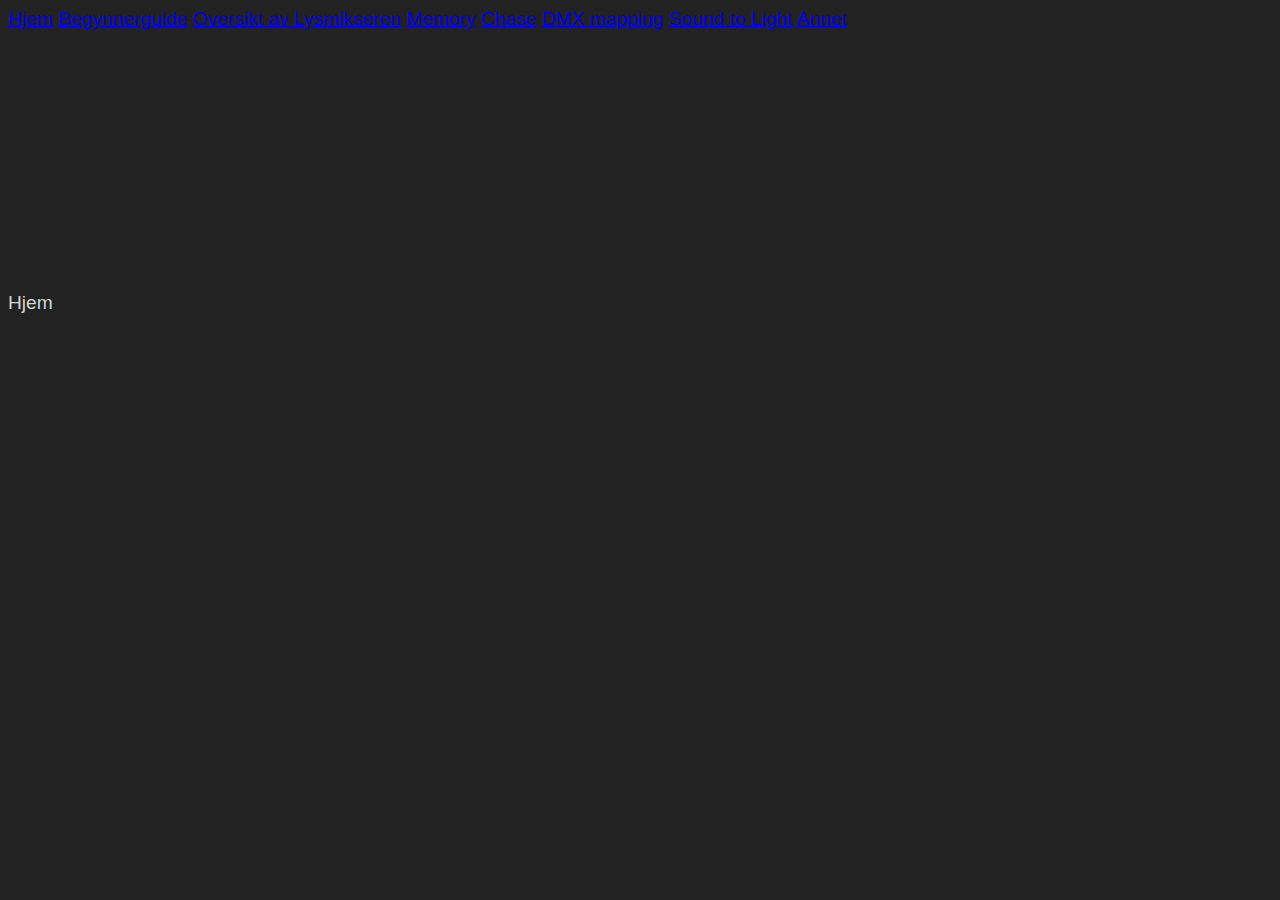
<file: index.html>
<DOCTYPE html>
<head>
  <link rel="stylesheet" href="style.css">
</head>
<body>
  <div class="top-bar-container">
    <a href="index.html" class="top-bar-links">Hjem</a>
    <a href="begynnerguide.html" class="top-bar-links">Begynnerguide</a>
    <a href="oversikt.html" class="top-bar-links">Oversikt av Lysmikseren</a>
    <a href="scener.html" class="top-bar-links">Memory</a>
    <a href="chase.html" class="top-bar-links">Chase</a>
    <a href="dmx.html" class="top-bar-links">DMX mapping</a>
    <a href="stl.html" class="top-bar-links">Sound to Light</a>
    <a href="annet.html" class="top-bar-links">Annet</a>
  </div>
  <p>Hjem</p>
</body>
</file>
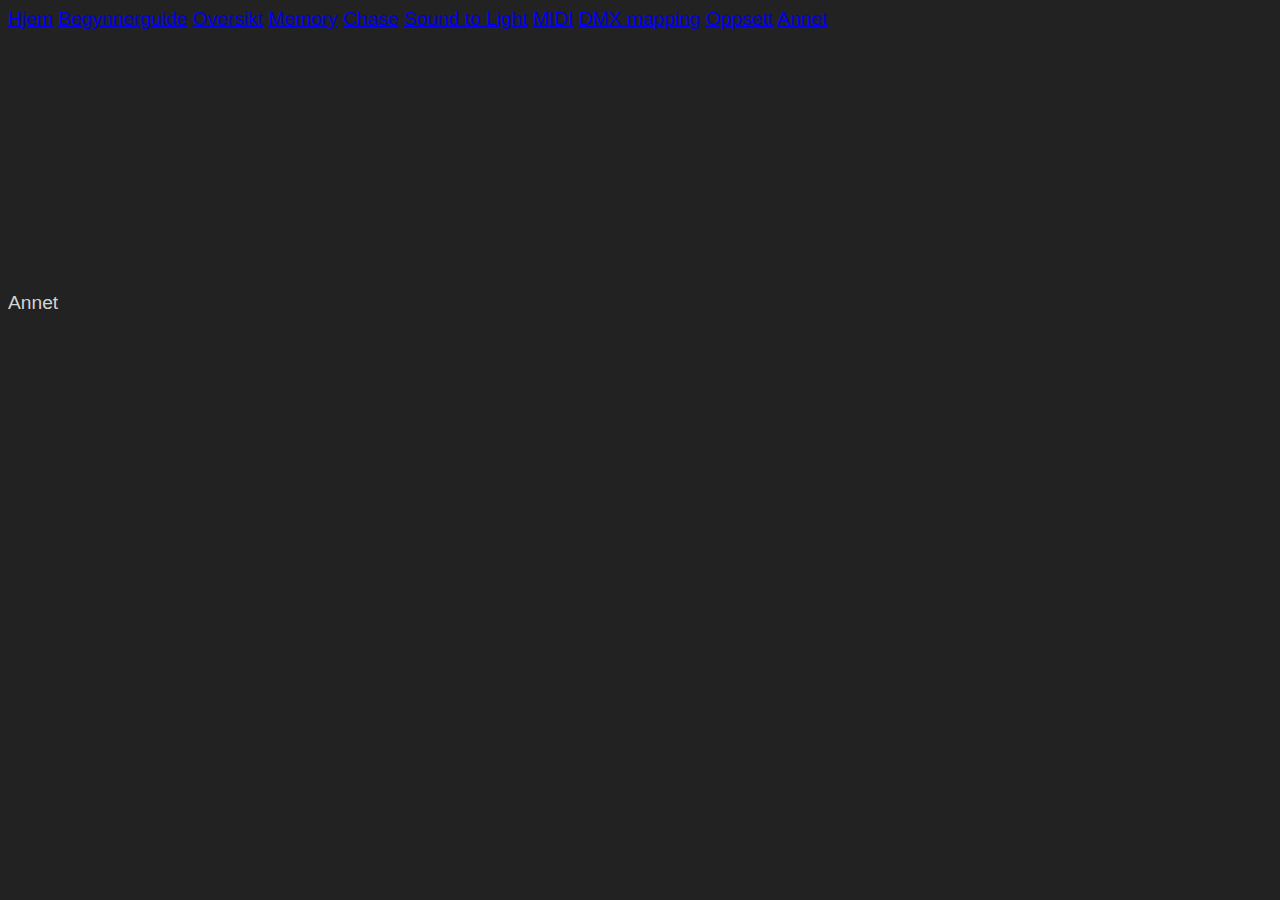
<file: annet.html>
<DOCTYPE html>
<head>
  <link rel="stylesheet" href="style.css">
</head>
<body>
  <div class="top-bar-container">
    <a href="index.html" class="top-bar-links">Hjem</a>
    <a href="begynnerguide.html" class="top-bar-links">Begynnerguide</a>
    <a href="oversikt.html" class="top-bar-links">Oversikt</a>
    <a href="scener.html" class="top-bar-links">Memory</a>
    <a href="chase.html" class="top-bar-links">Chase</a>
    <a href="stl.html" class="top-bar-links">Sound to Light</a>
    <a href="midi.html" class="top-bar-links">MIDI</a>
    <a href="dmx.html" class="top-bar-links">DMX mapping</a>  
    <a href="oppsett.html" class="top-bar-links">Oppsett</a>
    <a href="annet.html" class="top-bar-links">Annet</a>
  </div>
  <p>Annet</p>
</body>
</file>
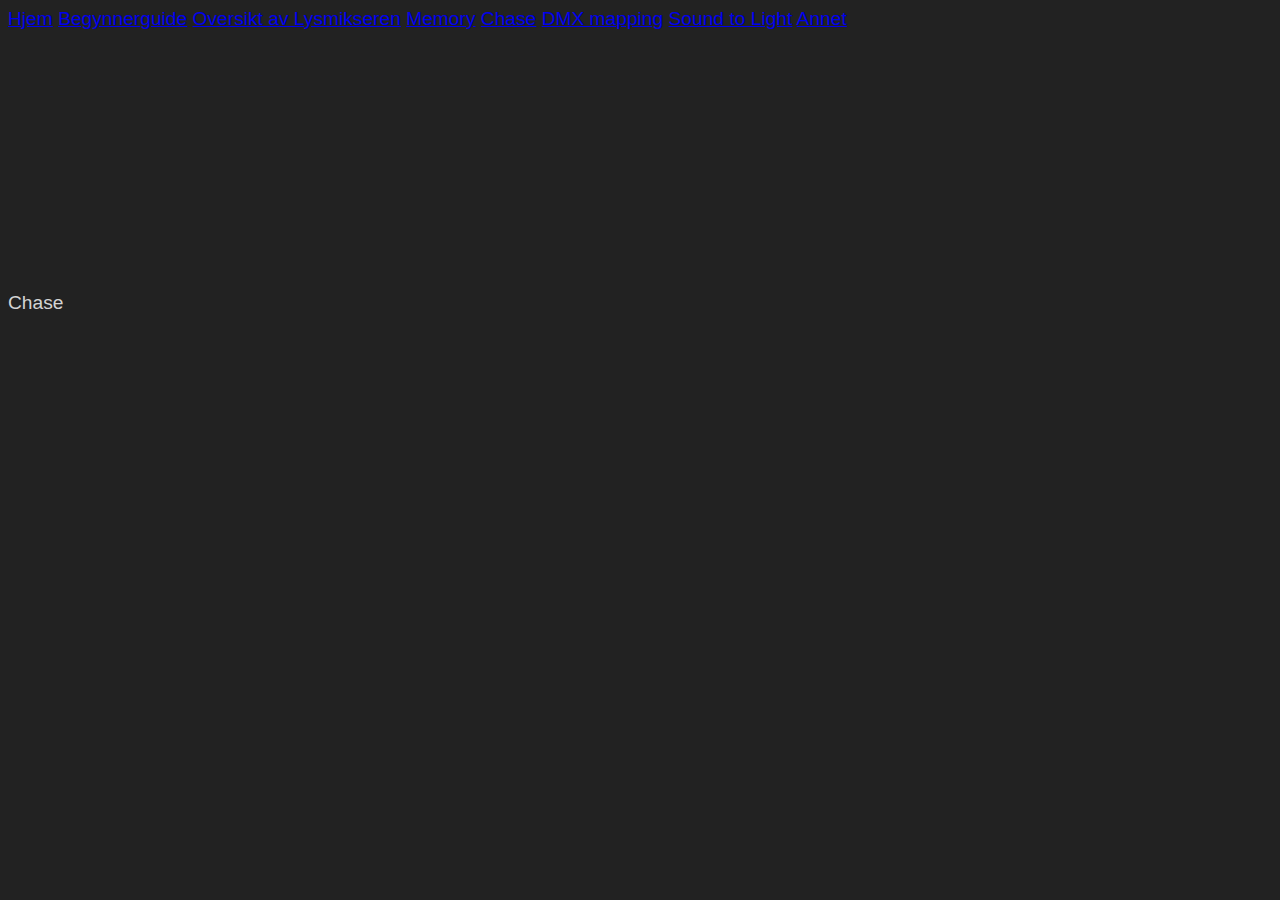
<file: chase.html>
<DOCTYPE html>
<head>
  <link rel="stylesheet" href="style.css">
</head>
<body>
  <div class="top-bar-container">
    <a href="index.html" class="top-bar-links">Hjem</a>
    <a href="begynnerguide.html" class="top-bar-links">Begynnerguide</a>
    <a href="oversikt.html" class="top-bar-links">Oversikt av Lysmikseren</a>
    <a href="scener.html" class="top-bar-links">Memory</a>
    <a href="chase.html" class="top-bar-links">Chase</a>
    <a href="dmx.html" class="top-bar-links">DMX mapping</a>
    <a href="stl.html" class="top-bar-links">Sound to Light</a>
    <a href="annet.html" class="top-bar-links">Annet</a>
  </div>
  <p>Chase</p>
</body>
</file>
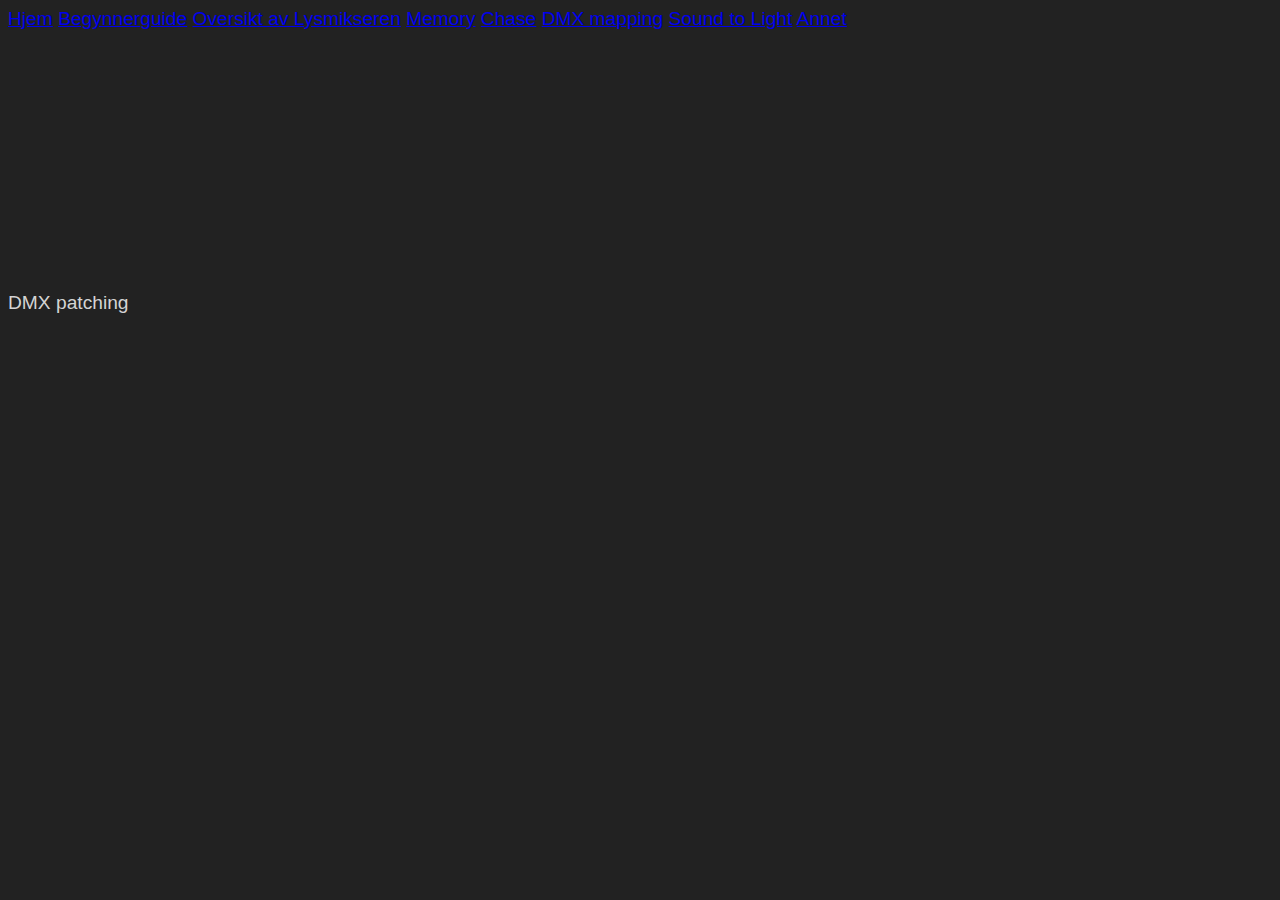
<file: dmx.html>
<DOCTYPE html>
<head>
  <link rel="stylesheet" href="style.css">
</head>
<body>
  <div class="top-bar-container">
    <a href="index.html" class="top-bar-links">Hjem</a>
    <a href="begynnerguide.html" class="top-bar-links">Begynnerguide</a>
    <a href="oversikt.html" class="top-bar-links">Oversikt av Lysmikseren</a>
    <a href="scener.html" class="top-bar-links">Memory</a>
    <a href="chase.html" class="top-bar-links">Chase</a>
    <a href="dmx.html" class="top-bar-links">DMX mapping</a>
    <a href="stl.html" class="top-bar-links">Sound to Light</a>
    <a href="annet.html" class="top-bar-links">Annet</a>
  </div>
  <p>DMX patching</p>
</body>
</file>
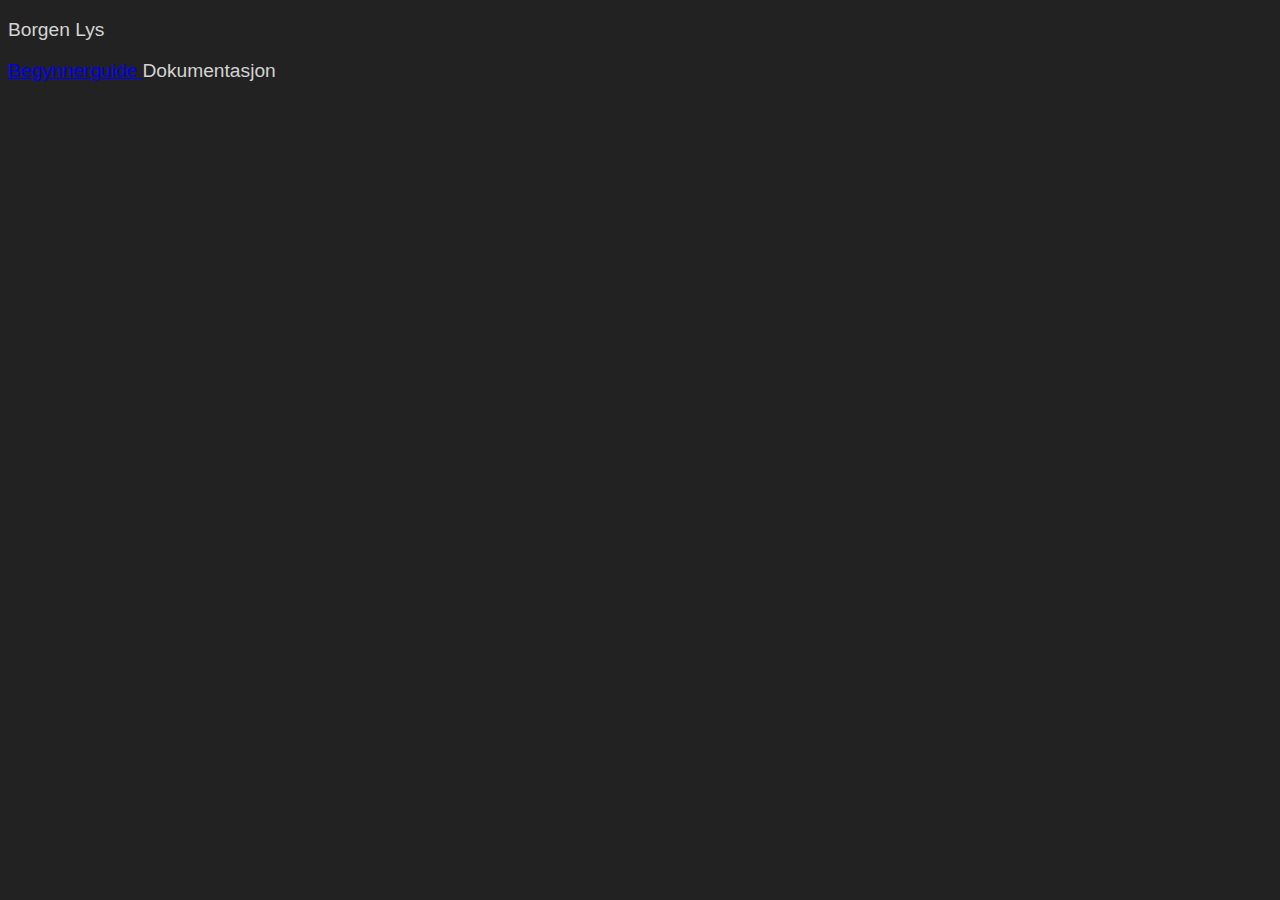
<file: main.html>
<!DOCTYPE html>
<head>
  <link rel="stylesheet" href="style.css">
  <title>Main Menu</title>
</head>
<body>
  <div class="top-bar">
    <p class="logo">Borgen Lys</p>
    <a class="nav-button" href="begynnerguide.html">Begynnerguide</button>
    <a class="nav-button">Dokumentasjon</a>

  </div>
  
</body>
</file>
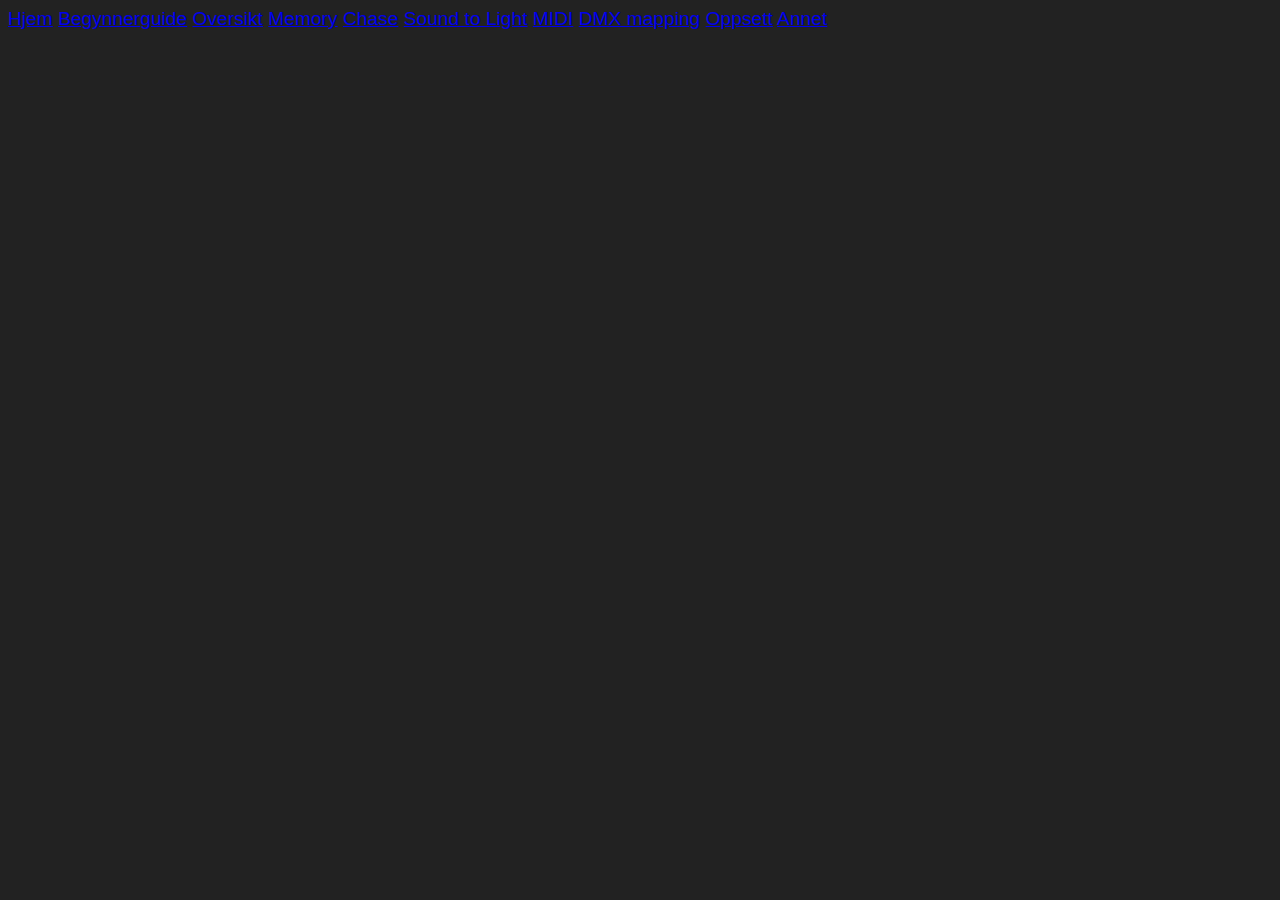
<file: midi.html>
<!DOCTYPE html>
<head>
  <link rel="stylesheet" href="style.css">  
</head>
<body>
  <div class="top-bar-container">
    <a href="index.html" class="top-bar-links">Hjem</a>
    <a href="begynnerguide.html" class="top-bar-links">Begynnerguide</a>
    <a href="oversikt.html" class="top-bar-links">Oversikt</a>
    <a href="scener.html" class="top-bar-links">Memory</a>
    <a href="chase.html" class="top-bar-links">Chase</a>
    <a href="stl.html" class="top-bar-links">Sound to Light</a>
    <a href="midi.html" class="top-bar-links">MIDI</a>
    <a href="dmx.html" class="top-bar-links">DMX mapping</a>  
    <a href="oppsett.html" class="top-bar-links">Oppsett</a>
    <a href="annet.html" class="top-bar-links">Annet</a>
  </div>
</body>
</file>
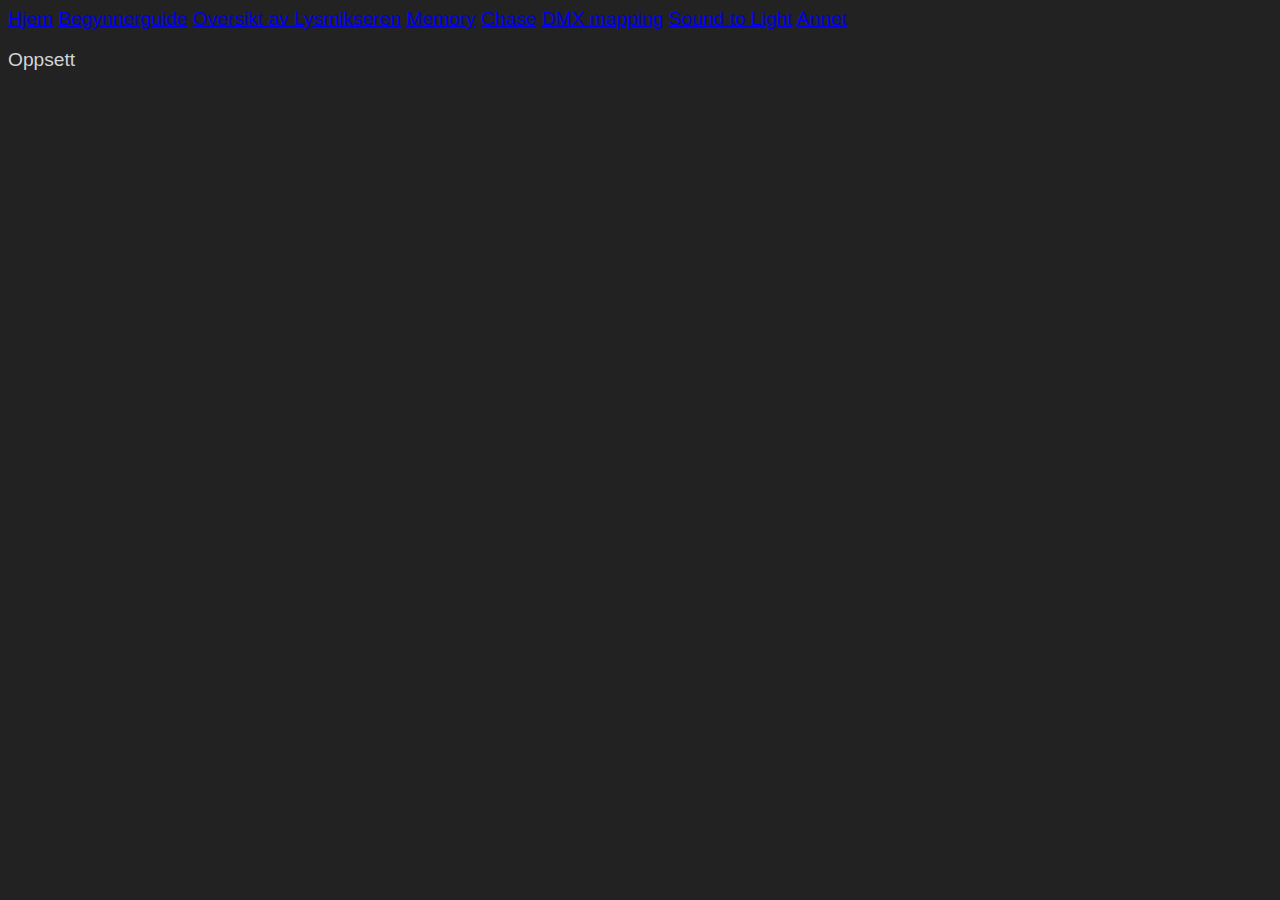
<file: oppsett.html>
<!DOCTYPE html>
<head>
  <link rel="stylesheet" href="style.css">
</head>
<body>
  <div class="top-bar-container">
    <a href="index.html" class="top-bar-links">Hjem</a>
    <a href="begynnerguide.html" class="top-bar-links">Begynnerguide</a>
    <a href="oversikt.html" class="top-bar-links">Oversikt av Lysmikseren</a>
    <a href="scener.html" class="top-bar-links">Memory</a>
    <a href="chase.html" class="top-bar-links">Chase</a>
    <a href="dmx.html" class="top-bar-links">DMX mapping</a>
    <a href="stl.html" class="top-bar-links">Sound to Light</a>
    <a href="annet.html" class="top-bar-links">Annet</a>
  </div>
  <p>Oppsett</p>
</body>
</file>
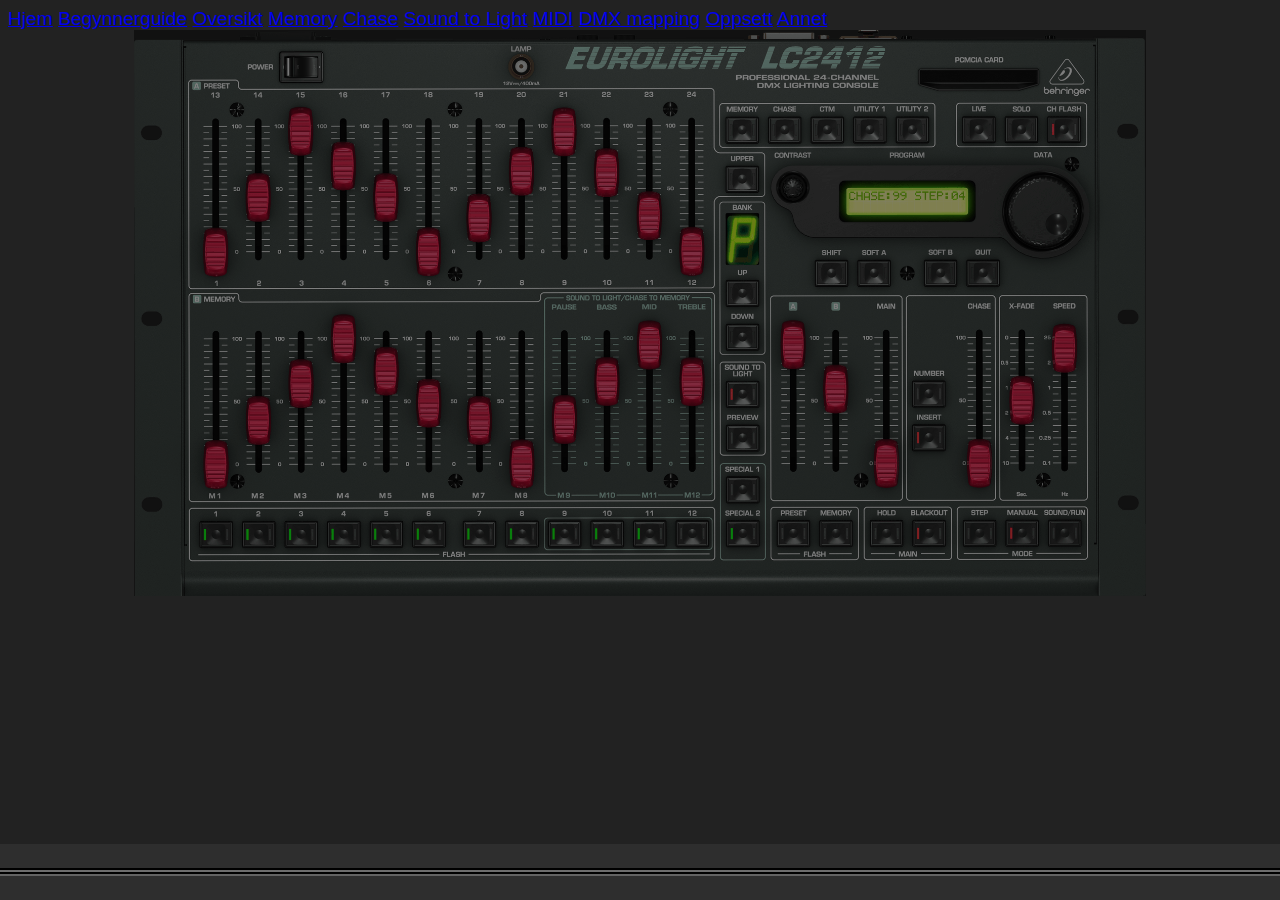
<file: oversikt.html>
<!DOCTYPE html>
<head>
  
  <link rel="stylesheet" href="style.css">
  <style>
    .page-container {
      width: 100%;
      height: auto;
     
    }
    .image-container {
      position: relative;
      width: 80%;
      height: auto;
      margin:auto;

    }
    .image {
      width: 100%;
      display: block;
    }

    .overlay {
      position: absolute;
      top: 0;
      left: 0;
      right: 0;
      bottom: 0;
      background-color: rgba(0, 0, 0, 0.5); /* darken everything */
      pointer-events: none; /* allow mouse to reach imageContainer */
      clip-path: none;
      transition: clip-path 0.2s ease;
    }
    .text-container {
      position: fixed;
      background-color: rgb(46, 46, 46);
      bottom: 0;
      left: 0;
      width: 100%;
      max-height: 100vh;
    }
    
  </style>
</head>
<body>
  <div class="top-bar-container">
    <a href="index.html" class="top-bar-links">Hjem</a>
    <a href="begynnerguide.html" class="top-bar-links">Begynnerguide</a>
    <a href="oversikt.html" class="top-bar-links">Oversikt</a>
    <a href="scener.html" class="top-bar-links">Memory</a>
    <a href="chase.html" class="top-bar-links">Chase</a>
    <a href="stl.html" class="top-bar-links">Sound to Light</a>
    <a href="midi.html" class="top-bar-links">MIDI</a>
    <a href="dmx.html" class="top-bar-links">DMX mapping</a>  
    <a href="oppsett.html" class="top-bar-links">Oppsett</a>
    <a href="annet.html" class="top-bar-links">Annet</a>
  </div>
  <div class="image-container" id="imageContainer"> 
    <img class="image" src="images/oversikt.png" id="image">
    <div class="overlay" id="overlay"></div>
  </div>
  <div class="text-container" id="textContainer">
    <h2 class="caption" id="caption"> </h2>
    <p class="normal-text" id="caption-text"></p>
  </div>

   
  <script>
    //HTML objects
    const imageContainer = document.getElementById("imageContainer");
    const overlay = document.getElementById("overlay");
    const caption = document.getElementById("caption")
    const captionText = document.getElementById("caption-text")
    // [[StartX,EndX],[StartY,EndY]] (Normal numbers)
    const rectArray = [
      [[0.1110,0.1870],[0.0375,0.0929]], // Av/på
      [[0.5785,0.6235],[0.3027,0.5732]], // Memory bank
      [[0.5780,0.7915],[0.1286,0.2071]], // Avansert
      [[0.5785,0.6235],[0.5857,0.7518]], // Sound to light knapper
      [[0.5785,0.6235],[0.7652,0.9366]], // Special knapper
      [[0.8120,0.9415],[0.1277,0.2062]], // Knapper oppe i høyre hjørne
      [[0.6290,0.7160],[0.8420,0.9366]], // Flash preset & memory
      [[0.7210,0.8080],[0.8420,0.9366]], // Main knapper
      [[0.8130,0.9425],[0.8420,0.9366]], // Mode knapper
      [[0.6285,0.7590],[0.4688,0.8313]], // Main sliders
      [[0.7625,0.8515],[0.4679,0.8313]], // Chase slider
      [[0.8545,0.9420],[0.4679,0.8313]], // X-fade & speed
      [[0.6270,0.9480],[0.2134,0.4598]], // Interface
      [[0.3640,0.4010],[0.0277,0.0982]], // Lamp
      [[0.7745,0.8950],[0.0455,0.1071]], // PCMCIA card
      [[0.4300,0.7560],[0.0000,0.0205]], // Ports
      [[0.4050,0.5715],[0.8607,0.9179]], // Sound to light / Chase to memory flash knapper
      [[0.0540,0.5740],[0.8429,0.9384]], // Flash knapper
      [[0.4050,0.5710],[0.4679,0.8268]], // Sound to light / Chase to memory sliders
      [[0.0535,0.6235],[0.0875,0.4571]], // Preset sliders
      [[0.0535,0.5735],[0.4643,0.8330]]  // Memory sliders
    ];
    const captionData = [
  {
    "Caption":"Av/på",
    "Text":"Skrur lysmiksern av og på. Husk å trykke på Blackout før du skrur av så du ikke får noen lyskasteren som gjør rare ting. (Har ikke opplevd det, men kan hende at det kan skje)"
  },
  {
    "Caption":"Memory bank",
    "Text":"Her har man 2 knapper og et display. Nummeret på displayet viser hvilket set med lagrede scener som brukes av memorysliderne. 'UP' for å ender bank med +1 og 'DOWN' for å endre med -1. Man har valgene 0-9 og P som står for preset. Når P er på vil memorysliderne virke som presetsliderne"
  },
  {
    "Caption":"Avansert",
    "Text":"Her er knapper tilknytted <a href='scener.html'>Memory</a>, <a href='chase.html'>Chase</a> mm. "
  },
  {
    "Caption":"Sound to light knapper",
    "Text":"En av/på-knapp for sound-to-ligth og preview?(Må finne ut noe om denne)"
  },
  {
    "Caption":"Special knapper",
    "Text":"Disse spesielle knappene er for andre ting enn lyskasterer, men kan også kobles til dmx-kablene. Dette er ting som røykmaskiner, men vi ikke noe sånt på Borgen, så det er ikke så relevant. Disse 'special' tingene settes opp i <a href='dmx.html'>DMX-Patching</a> på samme måte som presetknappene.>"
  },
  {
    "Caption":"Knapper oppe i høyre hjørne",
    "Text":"Live- og Solo-knappen vet jeg ikke mye om, men det handler om automatisering, så man kan fjernstyre den?(Oppsett kanskje). CH Flash-knappen er en bryter som velger om Flash-knappene skal putte ut det som ligger på memory-slideren eller preset-slideren på 100% lysstyrke."
  },
  {
    "Caption":"Flash preset & memory",
    "Text":"Har ikke peiling. Må skjekke det ut"
  },
  {
    "Caption":"Main knapper",
    "Text":"Hold-knappen lar deg 'låse' lyset som det er akkurat på det punktet knappen ble trykket. Du kan da justere sliderne, og når du slipper opp knappen vil lyset gå direkte til den lys lysoppstillingen du har satt opp. Blackout-knappen vil sende 0 signaler på alle kanaler som gjør at alle lys skrus av og det blir svart."
  },
  {
    "Caption":"Mode knapper",
    "Text":""
  },
  {
    "Caption":"Main sliders",
    "Text":"Dette er sliderne som styrer den endelige lysstyrken. Vi har A og B pluss selve Main-slideren. Mainslideren styrer den totale lysstyrken, så når den er nede skal alle lysene være av. A og B styrer forskjellige ting. A styrer preset (Ihvertfall 1-12) og B styrer memory(tror det)(En styrer også chase, så må se på det)"
  },
  {
    "Caption":"Chase slider",
    "Text":"Dette er funksjoner knyttet til <a href='chase.html'>Chase</a> funksjonen. Slideren er lysstyrken til chasefunksjonen. Insert handler om å legge inn en spesifik scene inn i chasen akkurat nå, mens number kan man holde inn for å bytte chase (I kombinasjon med å vri på hjulet)"
  },
  {
    "Caption":"X-fade & speed",
    "Text":"Disse sliderne er knyttet til chase funksjonen. X-fade er hvor brå overgangen mellom scenene i chasen skal skje. Denne overgangen er smooth, som betyr når den fader vil fargene blandes helt til man har kommet til den neste scenen. Speed-slideren er knyttet til sound/run-knappen når den er gul. Da vil scenene i chasen automatisk byttes etter den angitte tiden på Speed-slideren."
  },
  {
    "Caption":"Interface",
    "Text":""
  },
  {
    "Caption":"Lamp",
    "Text":"Vet ingenting om dette"
  },
  {
    "Caption":"PCMCIA card",
    "Text":"Har ikke peiling på hva dette er. Tror ikke det er viktig, men kan muligens lagre lengre chaser eller lignende?"
  },
  {
    "Caption":"Porter",
    "Text":"Vi har 4? porter ut på baksiden. Vi har DMX-kabelen, med også lyd inn og ut?(Tror det, må skjekke)(+ en fjerde)"
  },
  {
    "Caption":"Sound to light / Chase to memory flash knapper",
    "Text":""
  },
  {
    "Caption":"Flash knapper",
    "Text":"Disse knappene flasher enten preseten som er på den plassen (flash 1 -> preset 1 ect-), eller scenen som er lagret til memory på samme plassen. Dette avgjøres av om 'CH FLASH' er på eller av. Knappen funger på samme måte som å sette slideren på max, bare at man gjør det umiddelbart."
  },
  {
    "Caption":"Sound to light / Chase to memory sliders",
    "Text":""
  },
  {
    "Caption":"Preset sliders",
    "Text":"Disse sliderne styrer lysstyrken på fargene som er satt på i <a href='dmx.html'>DMX patch</a>. Man kan bytte mellom preset 1-12 og 13-24 ved å trykke på 'UPPER'-knappen."
  },
  {
    "Caption":"Memory sliders",
    "Text":"Styrer lysstyrken på scenene som er lagret på disse sliderne. Det er 12 slidere, og 10 forskjellige 'banker' som betyr at man totalt kan lagre 120 scener."
  }
]

    //Variables
    let isClicked = false;


    
    function addOverlay(e){
      
      const rect = imageContainer.getBoundingClientRect();
      const x = e.clientX -rect.left;
      const y = e.clientY - rect.top;
      let hovered = false;
      overlay.style.backgroundColor = 'rgba(0,0,0,0.5)';

      for (const [index,element] of rectArray.entries()) {
        const [[xStart,xEnd],[yStart,yEnd]] = element;
        const absX1 = rect.width * xStart;
        const absX2 = rect.width * xEnd;
        const absY1 = rect.height * yStart;
        const absY2 = rect.height * yEnd;

        if (absX1<x && x<absX2 && absY1<y && y<absY2) {
          overlay.style.clipPath = `polygon(
            0% 0%,
            0% 100%,
            ${xStart * 100}% 100%,
            ${xStart * 100}% ${yStart* 100}%,
            ${xEnd * 100}% ${yStart * 100}%,
            ${xEnd * 100}% ${yEnd * 100}%,
            ${xStart * 100}% ${yEnd * 100}%,
            ${xStart * 100}% 100%,
            100% 100%, 
            100% 0%
          )`;
          
          caption.innerHTML = `${captionData[index]["Caption"]}`
          captionText.innerHTML = `${captionData[index]["Text"]}`

          hovered = true;
          break;
        }

      }
      if (!hovered) {
        overlay.style.clipPath = 'none';
      }
    }
    function addLeaveEffect(e){
      overlay.style.clipPath = 'none';
      overlay.style.backgroundColor = 'rgba(0,0,0,0)';
      caption.innerHTML = "<p class='captionText'></p>";
      captionText.innerHTML = "";
    }
    //Add the listeners in the start
    imageContainer.addEventListener('mousemove',addOverlay)
    imageContainer.addEventListener('mouseleave',addLeaveEffect)
    
    
    
    
    addEventListener('click',(e)=> {
      console.log(isClicked)
      if (isClicked){
        imageContainer.addEventListener('mousemove',addOverlay)
        imageContainer.addEventListener('mouseleave',addLeaveEffect)
      } else {
        imageContainer.removeEventListener('mousemove', addOverlay)
        imageContainer.removeEventListener('mouseleave',addLeaveEffect)
      }
      isClicked = !isClicked;
    });
  </script>
</body>
</file>
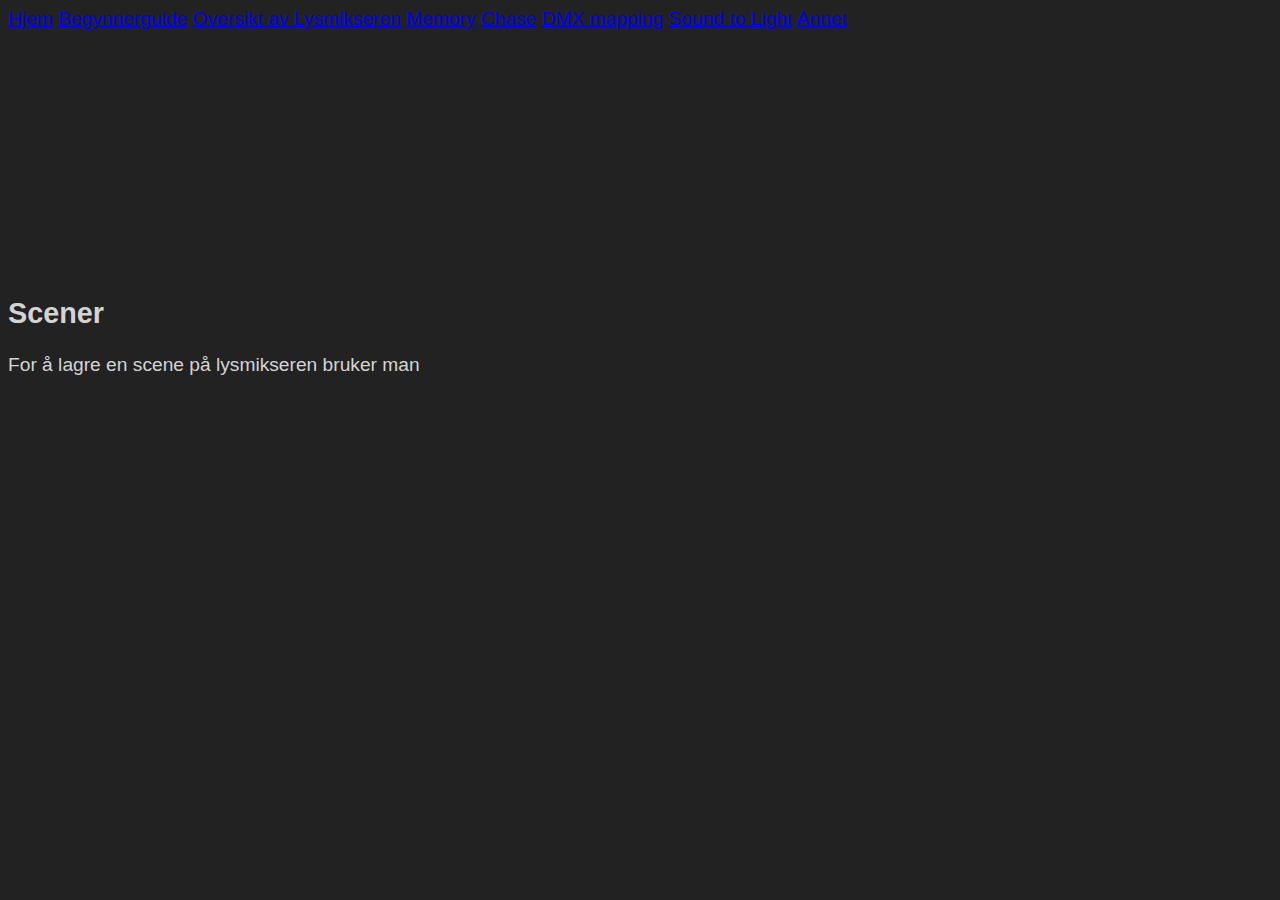
<file: scener.html>
<DOCTYPE html>
<head>
  <link rel="stylesheet" href="style.css">
</head>
<body>
  <div class="top-bar-container">
    <a href="index.html" class="top-bar-links">Hjem</a>
    <a href="begynnerguide.html" class="top-bar-links">Begynnerguide</a>
    <a href="oversikt.html" class="top-bar-links">Oversikt av Lysmikseren</a>
    <a href="scener.html" class="top-bar-links">Memory</a>
    <a href="chase.html" class="top-bar-links">Chase</a>
    <a href="dmx.html" class="top-bar-links">DMX mapping</a>
    <a href="stl.html" class="top-bar-links">Sound to Light</a>
    <a href="annet.html" class="top-bar-links">Annet</a>
  </div>
  <h2>Scener</h2>
  <p>For å lagre en scene på lysmikseren bruker man </p>
</body>
</file>
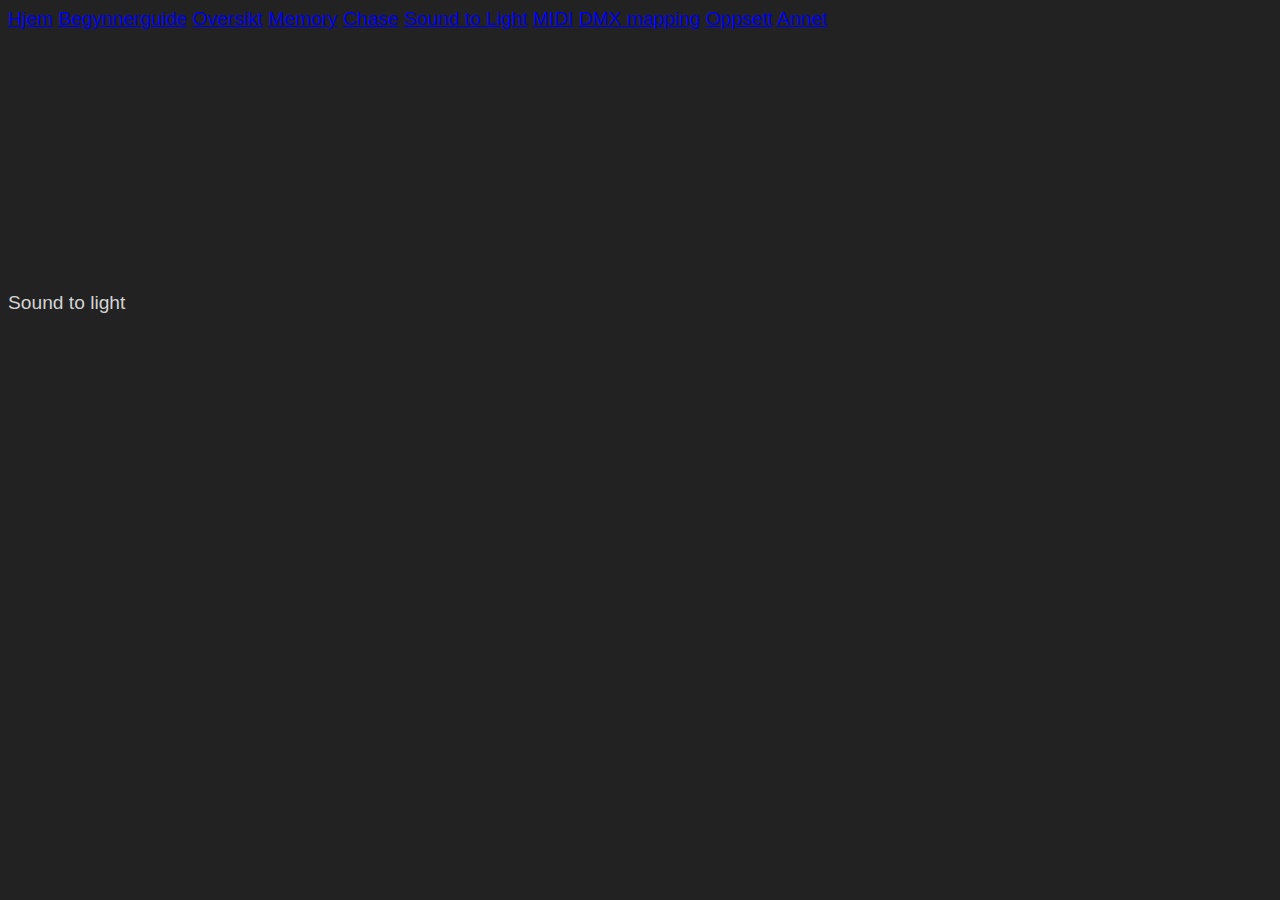
<file: stl.html>
<DOCTYPE html>
<head>
  <link rel="stylesheet" href="style.css">
</head>
<body>
  <div class="top-bar-container">
    <a href="index.html" class="top-bar-links">Hjem</a>
    <a href="begynnerguide.html" class="top-bar-links">Begynnerguide</a>
    <a href="oversikt.html" class="top-bar-links">Oversikt</a>
    <a href="scener.html" class="top-bar-links">Memory</a>
    <a href="chase.html" class="top-bar-links">Chase</a>
    <a href="stl.html" class="top-bar-links">Sound to Light</a>
    <a href="midi.html" class="top-bar-links">MIDI</a>
    <a href="dmx.html" class="top-bar-links">DMX mapping</a>  
    <a href="oppsett.html" class="top-bar-links">Oppsett</a>
    <a href="annet.html" class="top-bar-links">Annet</a>
  </div>
  <p>Sound to light</p>
</body>
</file>
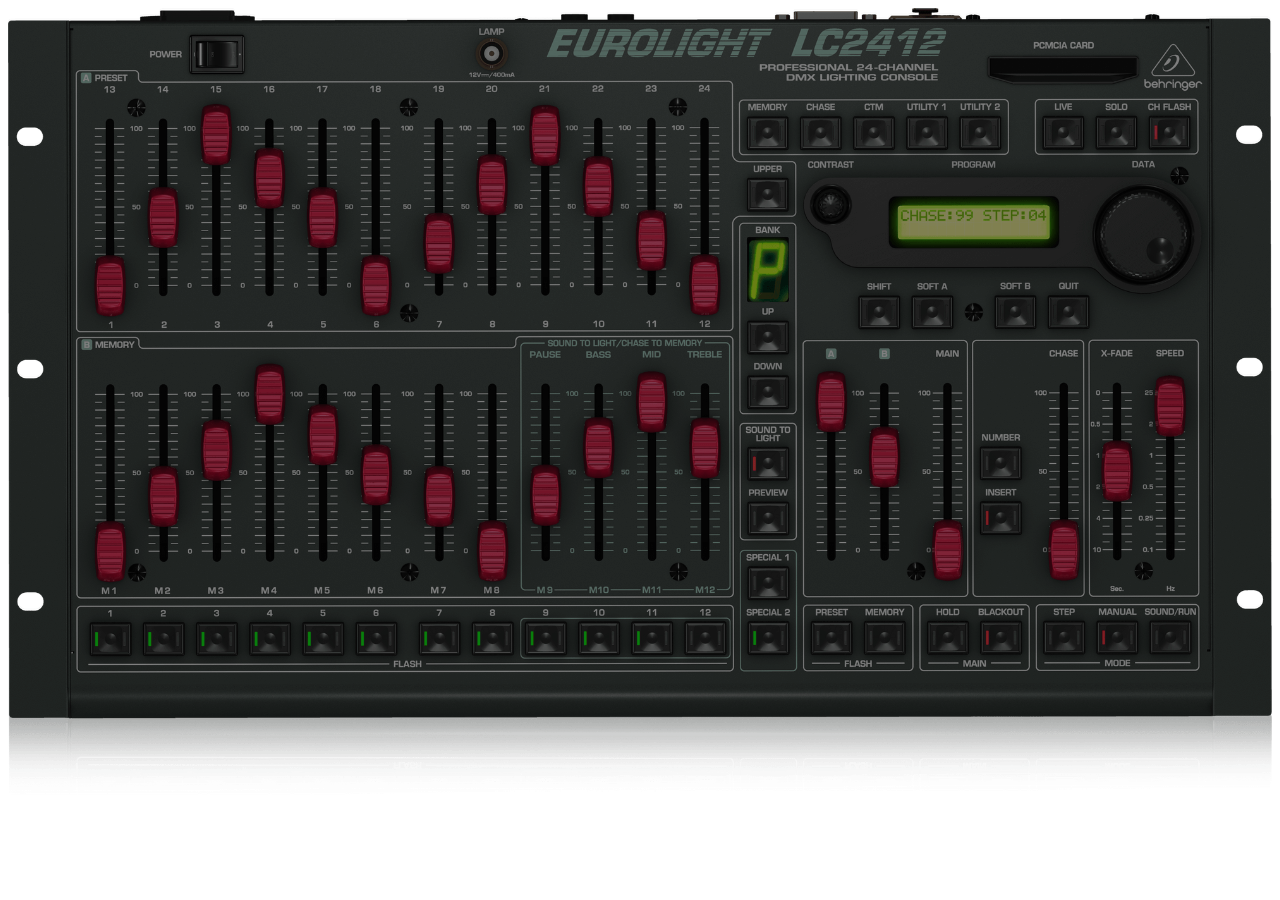
<file: oversikt/oversikt.html>
<!DOCTYPE html>
<head>
  <style>
    .image-container {
      position: relative;
      width: 100%;
      height: auto;
      margin:auto;

    }
    .image {
      width: 100%;
      height: 100%;
      object-fit: cover;
      filter: brightness(50%);
      transition: filter 0.2s ease;
    }

    .overlay {

    }
  </style>
</head>
<body>

  <div class="image-container" id="imageContainer">
    <img class="image" src="image.png" id="image">
    <div class="overlay" id="overlay"></div>
  </div>

  <script>
    const imageContainer = document.getElementById("imageContainer");
    const overlay = document.getElementById("overlay")
    // [[StartX,EndX],[StartY,EndY]] (Normal numbers)
    const rectArray = [
      [[0.1435, 0.187], [0.021, 0.052]], // Av/på
      [[0.578, 0.7915], [0.072, 0.116]], // modes panel
      [[0.054, 0.574], [0.472, 0.5245]], // Flash knapper
      [[0.0535, 0.6235], [0.049, 0.256]], // Preset sliders
      [[0.0535, 0.5735], [0.26, 0.4665]] //Memory sliders
    ]
    imageContainer.addEventListener('mousemove',(e)=> {
      const rect = imageContainer.getBoundingClientRect();
      const x = e.clientX -rect.left;
      const y = e.clientY - rect.top;

      rectArray.forEach((element,index) => {
        if ((rect.width*element[0][0])<x && x<(rect.width*element[0][1]) && (rect.height*element[1][0])<y && y<(rect.height*element[1][1])) {
          //console.log("In bounds")
          console.log(index)
        } 
      });
    });
  
  </script>
</body>
</file>
<file: style.css>
body {
  background-color: rgb(34, 34, 34);
  font-family: Arial, Helvetica, sans-serif;
  color: rgb(212, 212, 212);
  font-size: 120%;
  
}
.top-bar-container {
  width: 100%;
  height: 30%;
}
.normal-text{
  font-family: Arial, Helvetica, sans-serif;
  color: rgb(212, 212, 212);
  font-size: 120%;
  margin-left: 2%;
  margin-right: 2%;
}
.caption {
  font-family: Arial, Helvetica, sans-serif;
  color: rgb(212, 212, 212);
  font-size: 150%;
  background-color: rgb(46, 46, 46);
  text-align: center;
  height: 5%;
  border-top-width: 0.3rem;
  border-top-color: rgb(25, 25, 25);
  border-top-style: groove;
  border-bottom-width: 0.3rem;
  border-bottom-color: rgb(15, 15, 15) ;
  border-bottom-style: groove;
}
</file>
